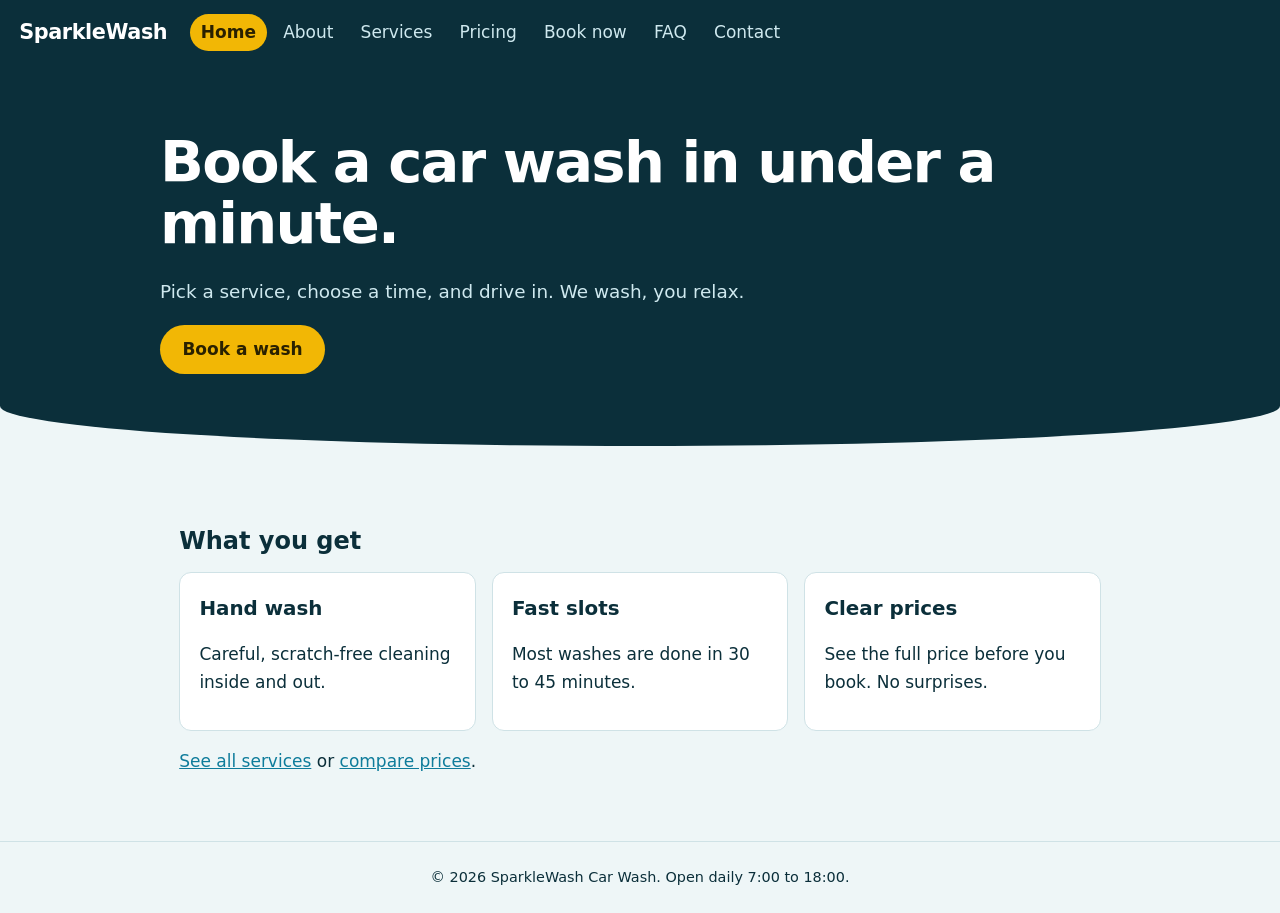
<file: index.html>
<!DOCTYPE html><html lang="en"><head><meta charset="utf-8"><meta name="viewport" content="width=device-width,initial-scale=1"><title>Home | SparkleWash</title><link rel="stylesheet" href="style.css"></head><body><header><a class="logo" href="index.html">SparkleWash</a><nav>
<a href="index.html" aria-current="page">Home</a>
<a href="about.html">About</a>
<a href="services.html">Services</a>
<a href="pricing.html">Pricing</a>
<a href="booking.html">Book now</a>
<a href="faq.html">FAQ</a>
<a href="contact.html">Contact</a>
</nav></header>
<section class="hero"><div><h1>Book a car wash in under a minute.</h1><p>Pick a service, choose a time, and drive in. We wash, you relax.</p><a class="btn" href="booking.html">Book a wash</a></div></section>
<main><h2>What you get</h2><div class="grid">
<div class="card"><h3>Hand wash</h3><p>Careful, scratch-free cleaning inside and out.</p></div>
<div class="card"><h3>Fast slots</h3><p>Most washes are done in 30 to 45 minutes.</p></div>
<div class="card"><h3>Clear prices</h3><p>See the full price before you book. No surprises.</p></div></div>
<p><a href="services.html">See all services</a> or <a href="pricing.html">compare prices</a>.</p></main>
<footer>&copy; 2026 SparkleWash Car Wash. Open daily 7:00 to 18:00.</footer></body></html>
</file>
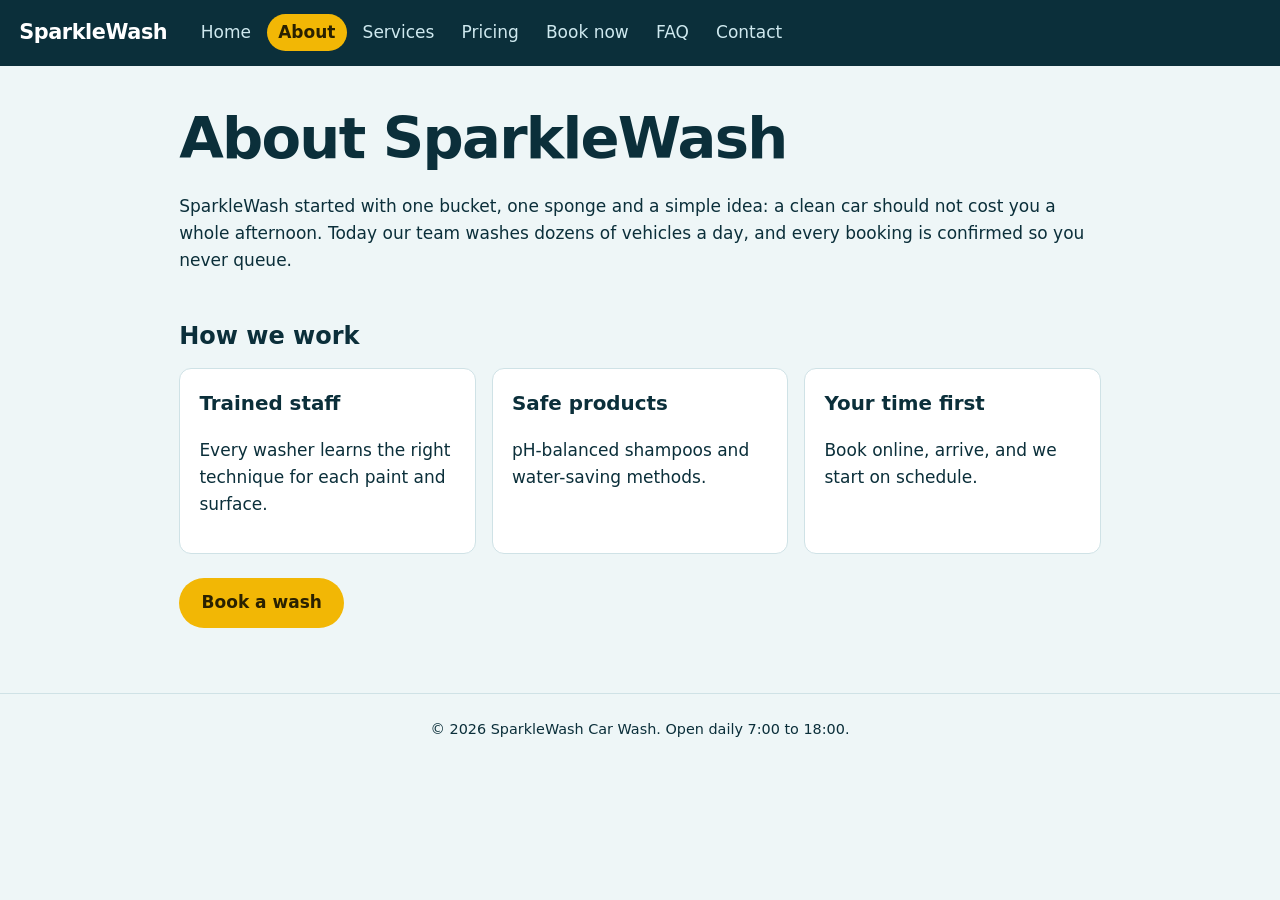
<file: about.html>
<!DOCTYPE html><html lang="en"><head><meta charset="utf-8"><meta name="viewport" content="width=device-width,initial-scale=1"><title>About us | SparkleWash</title><link rel="stylesheet" href="style.css"></head><body><header><a class="logo" href="index.html">SparkleWash</a><nav>
<a href="index.html">Home</a>
<a href="about.html" aria-current="page">About</a>
<a href="services.html">Services</a>
<a href="pricing.html">Pricing</a>
<a href="booking.html">Book now</a>
<a href="faq.html">FAQ</a>
<a href="contact.html">Contact</a>
</nav></header>
<main><h1>About SparkleWash</h1>
<p>SparkleWash started with one bucket, one sponge and a simple idea: a clean car should not cost you a whole afternoon. Today our team washes dozens of vehicles a day, and every booking is confirmed so you never queue.</p>
<h2>How we work</h2><div class="grid">
<div class="card"><h3>Trained staff</h3><p>Every washer learns the right technique for each paint and surface.</p></div>
<div class="card"><h3>Safe products</h3><p>pH-balanced shampoos and water-saving methods.</p></div>
<div class="card"><h3>Your time first</h3><p>Book online, arrive, and we start on schedule.</p></div></div>
<p style="margin-top:1.5rem"><a class="btn" href="booking.html">Book a wash</a></p></main>
<footer>&copy; 2026 SparkleWash Car Wash. Open daily 7:00 to 18:00.</footer></body></html>
</file>
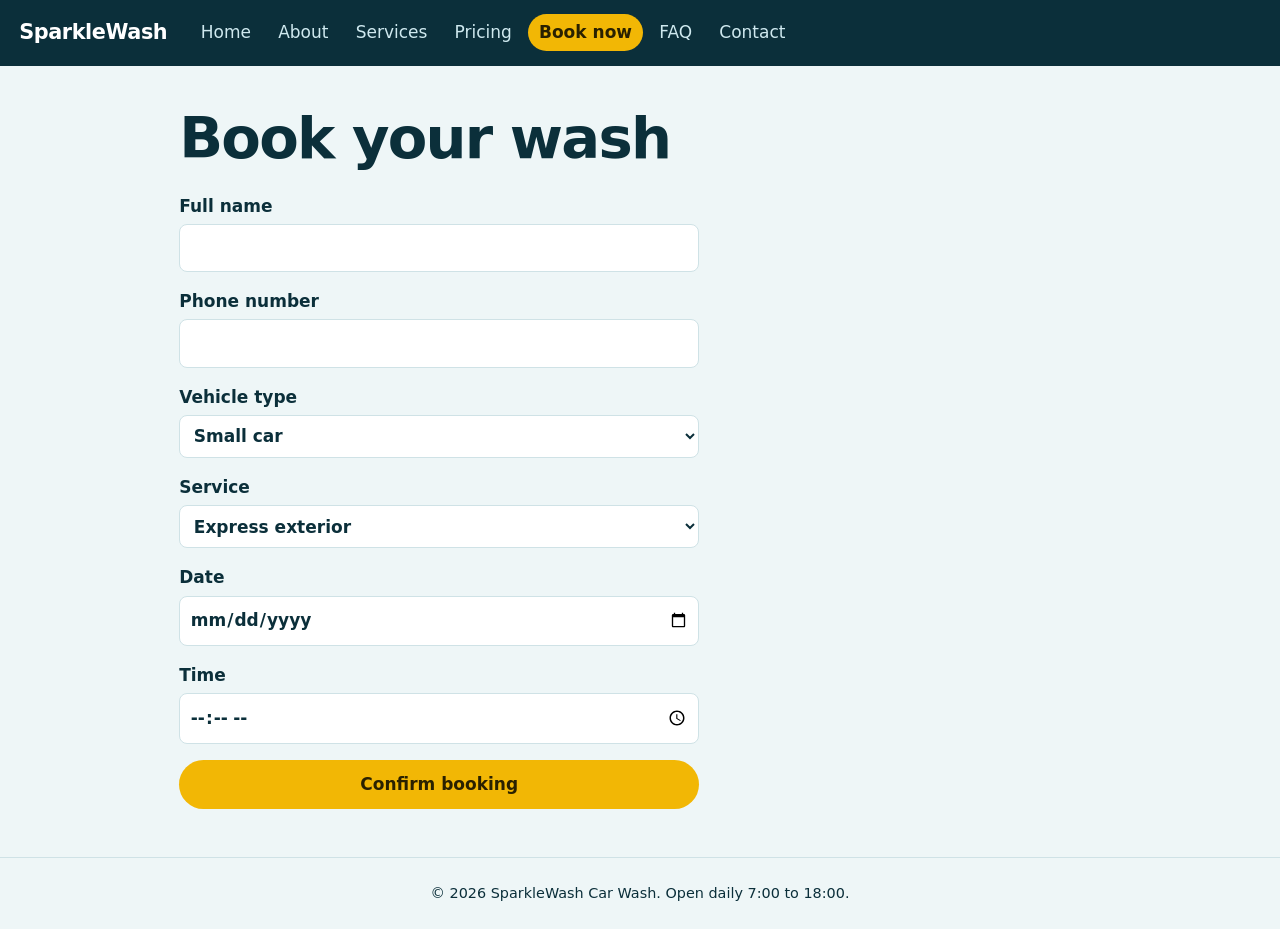
<file: booking.html>
<!DOCTYPE html><html lang="en"><head><meta charset="utf-8"><meta name="viewport" content="width=device-width,initial-scale=1"><title>Book now | SparkleWash</title><link rel="stylesheet" href="style.css"></head><body><header><a class="logo" href="index.html">SparkleWash</a><nav>
<a href="index.html">Home</a>
<a href="about.html">About</a>
<a href="services.html">Services</a>
<a href="pricing.html">Pricing</a>
<a href="booking.html" aria-current="page">Book now</a>
<a href="faq.html">FAQ</a>
<a href="contact.html">Contact</a>
</nav></header>
<main><h1>Book your wash</h1>
<form id="f"><label>Full name<input name="n" required></label>
<label>Phone number<input name="p" type="tel" required></label>
<label>Vehicle type<select name="v"><option>Small car</option><option>SUV / bakkie</option><option>Minibus</option></select></label>
<label>Service<select name="s"><option>Express exterior</option><option>Full wash</option><option>Interior detail</option><option>Wax and polish</option><option>Engine wash</option><option>Full detail</option></select></label>
<label>Date<input name="d" type="date" required></label>
<label>Time<input name="t" type="time" min="07:00" max="17:00" required></label>
<button class="btn" type="submit">Confirm booking</button></form>
<div id="r" class="ok" role="status" hidden></div></main>
<script>
var f=document.getElementById('f'),r=document.getElementById('r');
f.d.min=new Date().toISOString().split('T')[0];
f.addEventListener('submit',function(e){e.preventDefault();
r.textContent='Booking confirmed, '+f.n.value+'. '+f.s.value+' for your '+f.v.value+' on '+f.d.value+' at '+f.t.value+'. We will call '+f.p.value+' if anything changes.';
r.hidden=false;f.reset();r.scrollIntoView({behavior:'smooth'});});
</script>
<footer>&copy; 2026 SparkleWash Car Wash. Open daily 7:00 to 18:00.</footer></body></html>
</file>
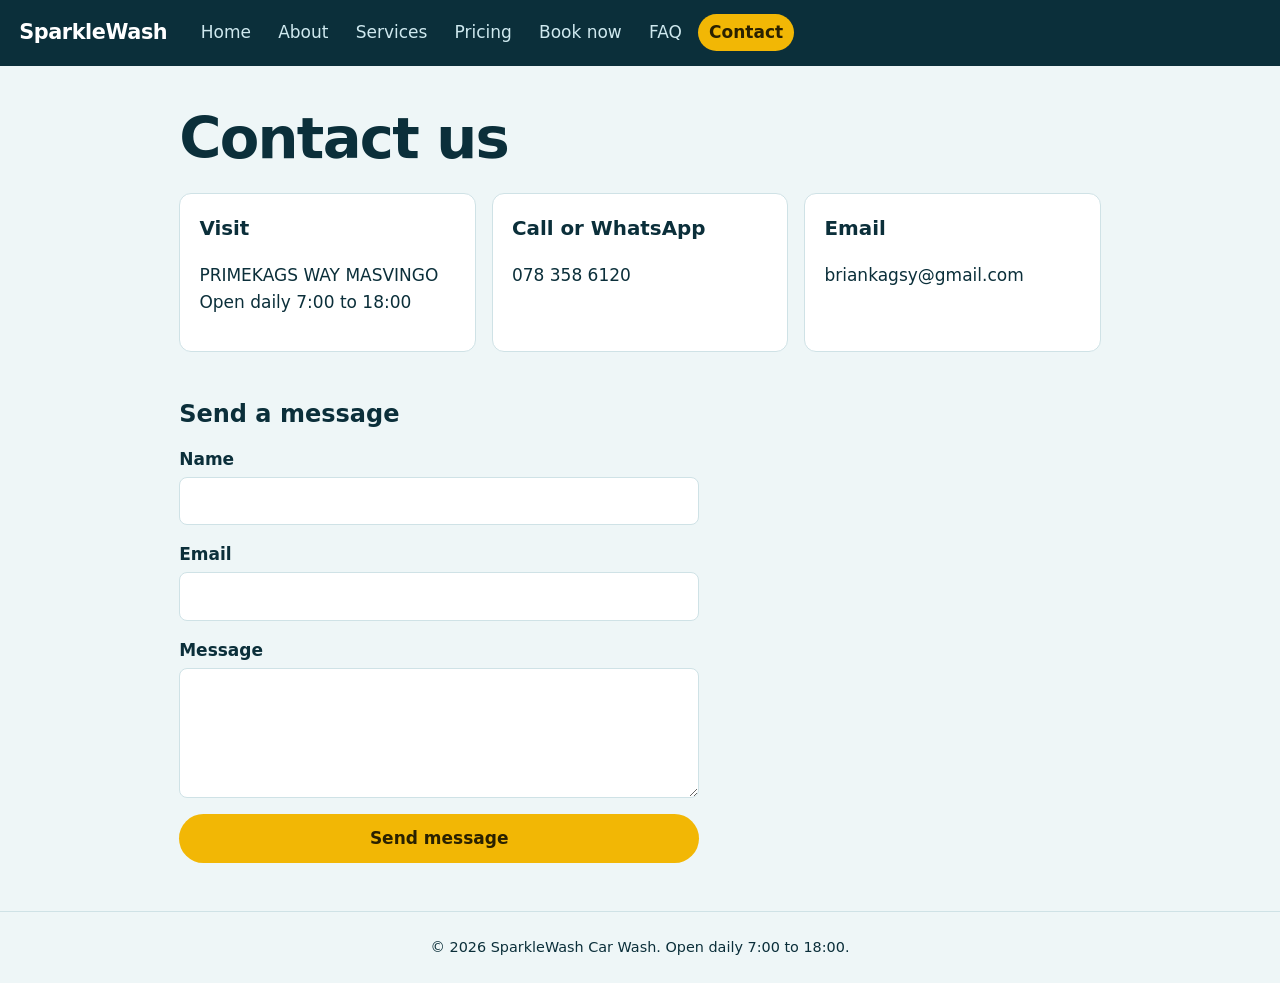
<file: contact.html>
<!DOCTYPE html><html lang="en"><head><meta charset="utf-8"><meta name="viewport" content="width=device-width,initial-scale=1"><title>Contact | SparkleWash</title><link rel="stylesheet" href="style.css"></head><body><header><a class="logo" href="index.html">SparkleWash</a><nav>
<a href="index.html">Home</a>
<a href="about.html">About</a>
<a href="services.html">Services</a>
<a href="pricing.html">Pricing</a>
<a href="booking.html">Book now</a>
<a href="faq.html">FAQ</a>
<a href="contact.html" aria-current="page">Contact</a>
</nav></header>
<main><h1>Contact us</h1><div class="grid">
<div class="card"><h3>Visit</h3><p>PRIMEKAGS WAY MASVINGO<br>Open daily 7:00 to 18:00</p></div>
<div class="card"><h3>Call or WhatsApp</h3><p>078 358 6120</p></div>
<div class="card"><h3>Email</h3><p>briankagsy@gmail.com</p></div></div>
<h2>Send a message</h2>
<form id="m"><label>Name<input required></label><label>Email<input type="email" required></label><label>Message<textarea rows="4" required></textarea></label><button class="btn" type="submit">Send message</button></form>
<div id="r" class="ok" role="status" hidden>Message sent. We will reply within one working day.</div></main>
<script>
var m=document.getElementById('m');m.addEventListener('submit',function(e){e.preventDefault();m.reset();document.getElementById('r').hidden=false;});
</script>
<footer>&copy; 2026 SparkleWash Car Wash. Open daily 7:00 to 18:00.</footer></body></html>
</file>
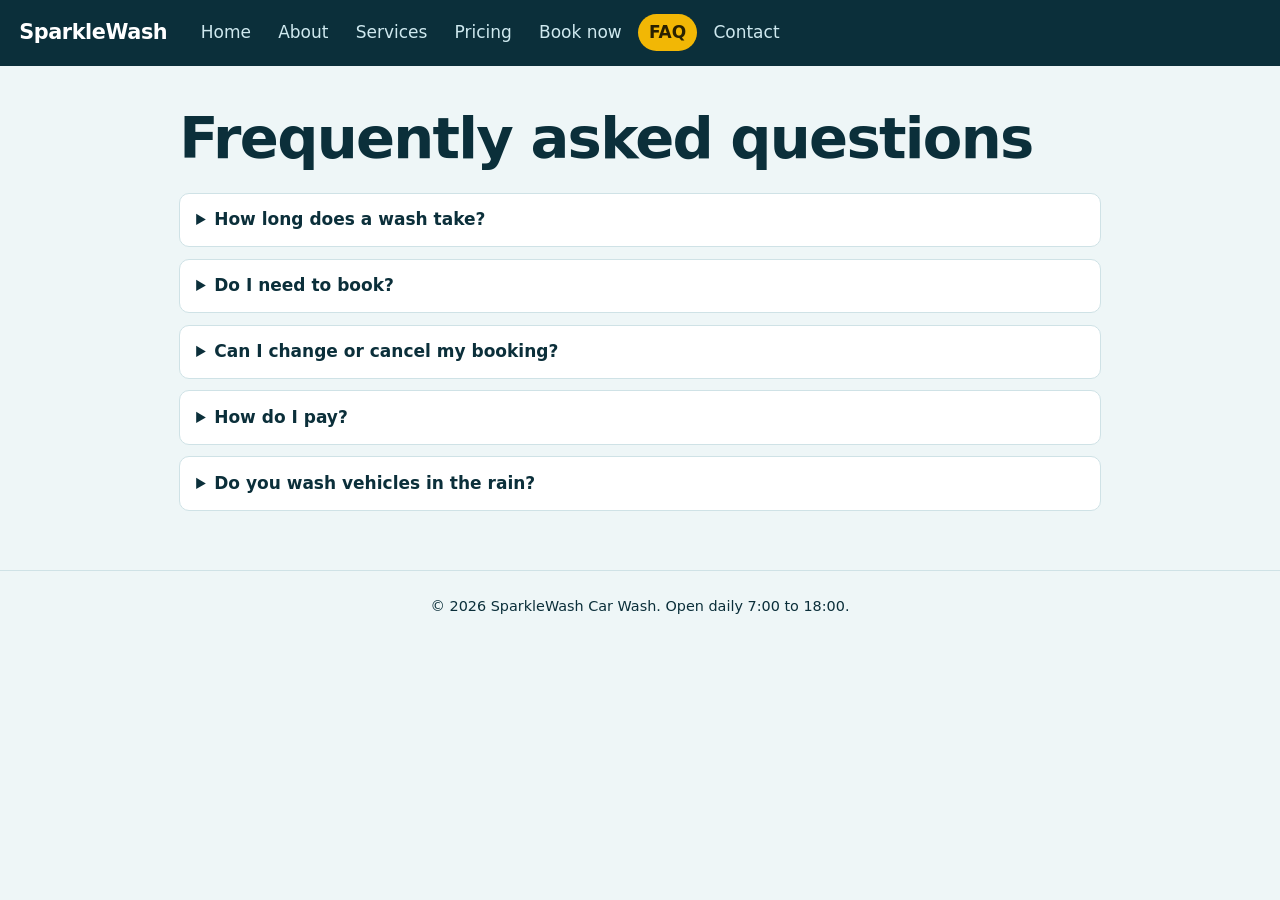
<file: faq.html>
<!DOCTYPE html><html lang="en"><head><meta charset="utf-8"><meta name="viewport" content="width=device-width,initial-scale=1"><title>FAQ | SparkleWash</title><link rel="stylesheet" href="style.css"></head><body><header><a class="logo" href="index.html">SparkleWash</a><nav>
<a href="index.html">Home</a>
<a href="about.html">About</a>
<a href="services.html">Services</a>
<a href="pricing.html">Pricing</a>
<a href="booking.html">Book now</a>
<a href="faq.html" aria-current="page">FAQ</a>
<a href="contact.html">Contact</a>
</nav></header>
<main><h1>Frequently asked questions</h1>
<details><summary>How long does a wash take?</summary><p>An express wash takes about 20 minutes. A full detail can take up to 3 hours.</p></details>
<details><summary>Do I need to book?</summary><p>Walk-ins are welcome, but booked customers are served first.</p></details>
<details><summary>Can I change or cancel my booking?</summary><p>Yes. Call us at least 2 hours before your slot.</p></details>
<details><summary>How do I pay?</summary><p>Pay after the wash by cash or mobile money.</p></details>
<details><summary>Do you wash vehicles in the rain?</summary><p>Yes. Interior services run in any weather.</p></details></main>
<footer>&copy; 2026 SparkleWash Car Wash. Open daily 7:00 to 18:00.</footer></body></html>
</file>
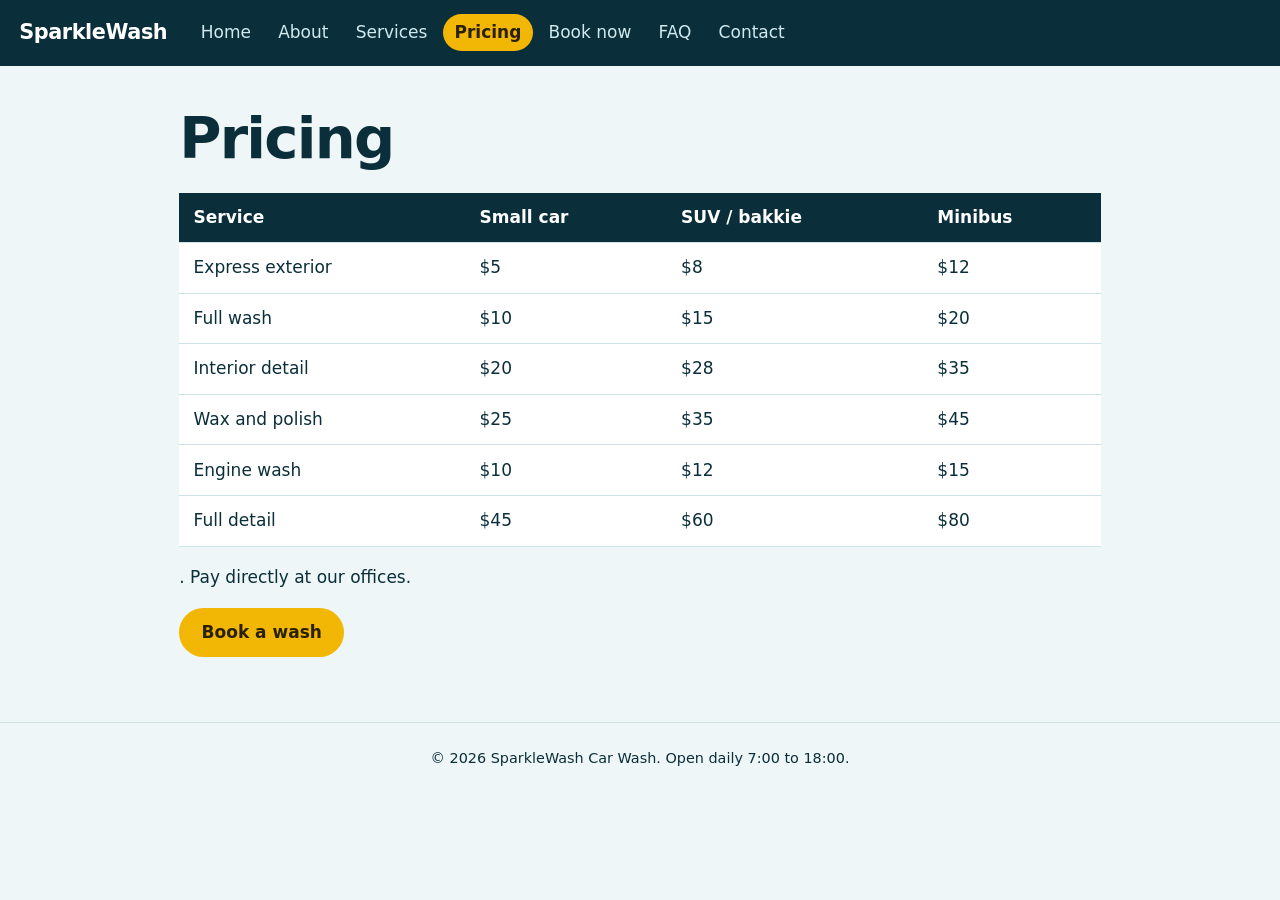
<file: pricing.html>
<!DOCTYPE html><html lang="en"><head><meta charset="utf-8"><meta name="viewport" content="width=device-width,initial-scale=1"><title>Pricing | SparkleWash</title><link rel="stylesheet" href="style.css"></head><body><header><a class="logo" href="index.html">SparkleWash</a><nav>
<a href="index.html">Home</a>
<a href="about.html">About</a>
<a href="services.html">Services</a>
<a href="pricing.html" aria-current="page">Pricing</a>
<a href="booking.html">Book now</a>
<a href="faq.html">FAQ</a>
<a href="contact.html">Contact</a>
</nav></header>
<main><h1>Pricing</h1><div class="wrap"><table><tr><th>Service</th><th>Small car</th><th>SUV / bakkie</th><th>Minibus</th></tr>
<tr><td>Express exterior</td><td>$5</td><td>$8</td><td>$12</td></tr>
<tr><td>Full wash</td><td>$10</td><td>$15</td><td>$20</td></tr>
<tr><td>Interior detail</td><td>$20</td><td>$28</td><td>$35</td></tr>
<tr><td>Wax and polish</td><td>$25</td><td>$35</td><td>$45</td></tr>
<tr><td>Engine wash</td><td>$10</td><td>$12</td><td>$15</td></tr>
<tr><td>Full detail</td><td>$45</td><td>$60</td><td>$80</td></tr></table></div>
<p>. Pay directly at our offices.</p>
<p><a class="btn" href="booking.html">Book a wash</a></p></main>
<footer>&copy; 2026 SparkleWash Car Wash. Open daily 7:00 to 18:00.</footer></body></html>
</file>
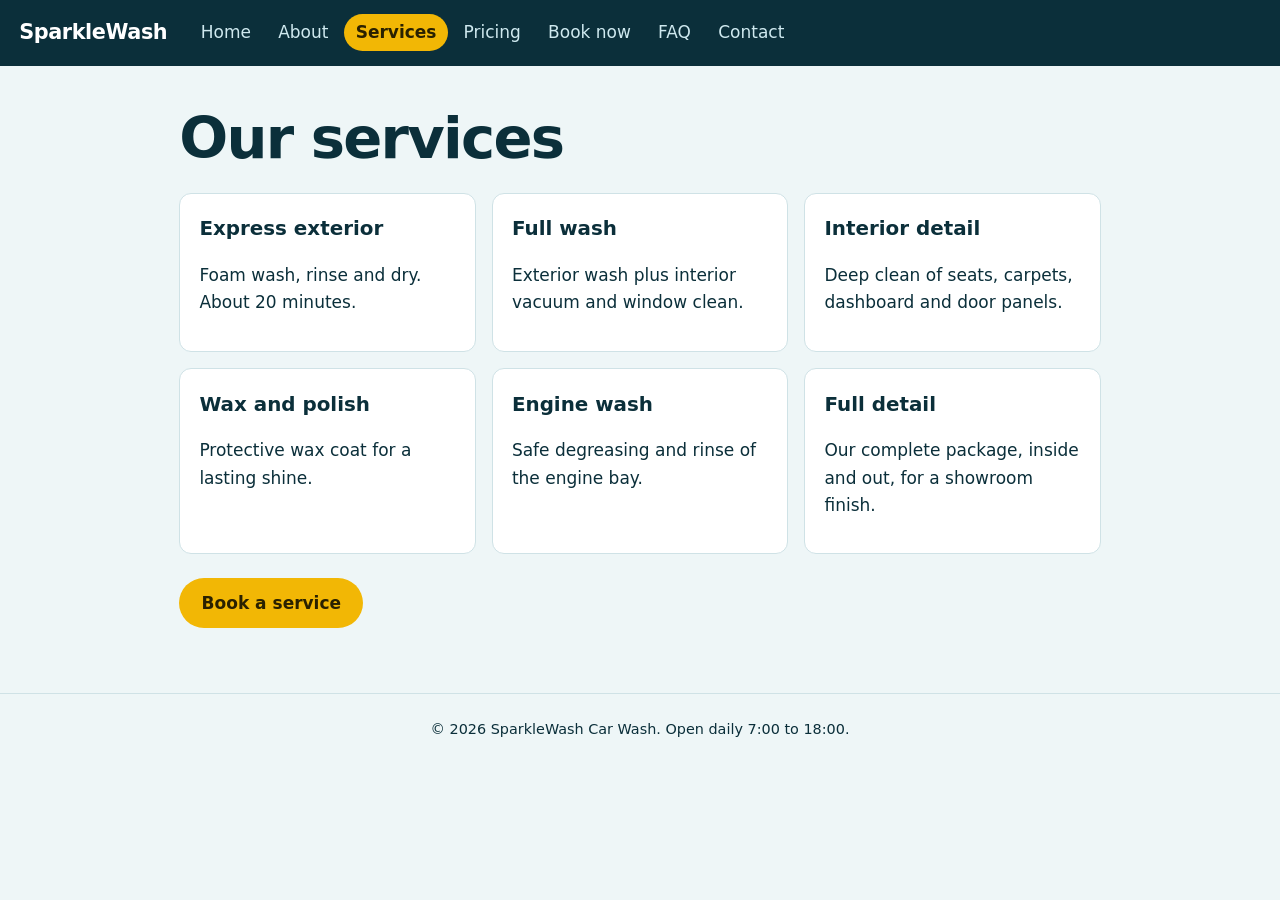
<file: services.html>
<!DOCTYPE html><html lang="en"><head><meta charset="utf-8"><meta name="viewport" content="width=device-width,initial-scale=1"><title>Services | SparkleWash</title><link rel="stylesheet" href="style.css"></head><body><header><a class="logo" href="index.html">SparkleWash</a><nav>
<a href="index.html">Home</a>
<a href="about.html">About</a>
<a href="services.html" aria-current="page">Services</a>
<a href="pricing.html">Pricing</a>
<a href="booking.html">Book now</a>
<a href="faq.html">FAQ</a>
<a href="contact.html">Contact</a>
</nav></header>
<main><h1>Our services</h1><div class="grid">
<div class="card"><h3>Express exterior</h3><p>Foam wash, rinse and dry. About 20 minutes.</p></div>
<div class="card"><h3>Full wash</h3><p>Exterior wash plus interior vacuum and window clean.</p></div>
<div class="card"><h3>Interior detail</h3><p>Deep clean of seats, carpets, dashboard and door panels.</p></div>
<div class="card"><h3>Wax and polish</h3><p>Protective wax coat for a lasting shine.</p></div>
<div class="card"><h3>Engine wash</h3><p>Safe degreasing and rinse of the engine bay.</p></div>
<div class="card"><h3>Full detail</h3><p>Our complete package, inside and out, for a showroom finish.</p></div></div>
<p style="margin-top:1.5rem"><a class="btn" href="booking.html">Book a service</a></p></main>
<footer>&copy; 2026 SparkleWash Car Wash. Open daily 7:00 to 18:00.</footer></body></html>
</file>
<file: style.css>
:root{--ink:#0b2f3a;--blue:#0e7c9b;--foam:#eef6f7;--card:#fff;--line:#cfe2e6;--sun:#f2b705;--on-sun:#2a2100}
@media(prefers-color-scheme:dark){:root{--ink:#e6f2f4;--blue:#5cc3de;--foam:#0b1d24;--card:#10272f;--line:#244651;--sun:#f2b705;--on-sun:#2a2100}}
*{box-sizing:border-box}
body{margin:0;font:17px/1.6 "Trebuchet MS","Segoe UI",system-ui,sans-serif;color:var(--ink);background:var(--foam)}
a{color:var(--blue)}
:focus-visible{outline:3px solid var(--sun);outline-offset:2px}
header{background:var(--ink);padding:.9rem 1.2rem;display:flex;flex-wrap:wrap;gap:.6rem 1.4rem;align-items:center}
@media(prefers-color-scheme:dark){header{background:#06131a}}
.logo{font-weight:800;font-size:1.3rem;color:#fff;text-decoration:none;letter-spacing:-.02em}
nav{display:flex;flex-wrap:wrap;gap:.2rem .3rem}
nav a{color:#cfe9ef;text-decoration:none;padding:.3rem .7rem;border-radius:99px}
nav a:hover{background:#ffffff22}
nav a[aria-current]{background:var(--sun);color:var(--on-sun);font-weight:700}
main{max-width:960px;margin:0 auto;padding:2rem 1.2rem 3rem}
h1{font-size:clamp(2.2rem,6vw,3.6rem);line-height:1.05;letter-spacing:-.03em;margin:.2em 0 .4em}
h2{font-size:1.5rem;margin:1.8em 0 .5em}
.hero{background:var(--ink);color:#fff;border-radius:0 0 50% 50%/0 0 40px 40px;margin:0;padding:3.5rem 1.2rem 4.5rem}
@media(prefers-color-scheme:dark){.hero{background:#06131a}}
.hero div{max-width:960px;margin:0 auto}
.hero p{max-width:34em;color:#cfe9ef;font-size:1.15rem}
.btn{display:inline-block;background:var(--sun);color:var(--on-sun);font-weight:700;padding:.7rem 1.4rem;border-radius:99px;text-decoration:none;border:0;font:inherit;font-weight:700;cursor:pointer}
.btn:hover{filter:brightness(1.08)}
.grid{display:grid;gap:1rem;grid-template-columns:repeat(auto-fit,minmax(250px,1fr))}
.card{background:var(--card);border:1px solid var(--line);border-radius:12px;padding:1.1rem 1.2rem}
.card h3{margin:.1em 0 .3em}
.price{font-weight:800;color:var(--blue)}
.wrap{overflow-x:auto}
table{border-collapse:collapse;width:100%;background:var(--card)}
th,td{padding:.7rem .9rem;text-align:left;border-bottom:1px solid var(--line)}
th{background:var(--ink);color:#fff}
@media(prefers-color-scheme:dark){th{background:#06131a}}
form{display:grid;gap:1rem;max-width:520px}
label{display:grid;gap:.25rem;font-weight:700}
input,select,textarea{font:inherit;padding:.6rem;border:1px solid var(--line);border-radius:8px;background:var(--card);color:var(--ink)}
details{background:var(--card);border:1px solid var(--line);border-radius:10px;padding:.8rem 1rem;margin-bottom:.7rem}
summary{cursor:pointer;font-weight:700}
.ok{background:var(--card);border-left:6px solid var(--blue);padding:1rem;border-radius:8px}
footer{text-align:center;padding:1.5rem;border-top:1px solid var(--line);font-size:.9rem}
</file>
